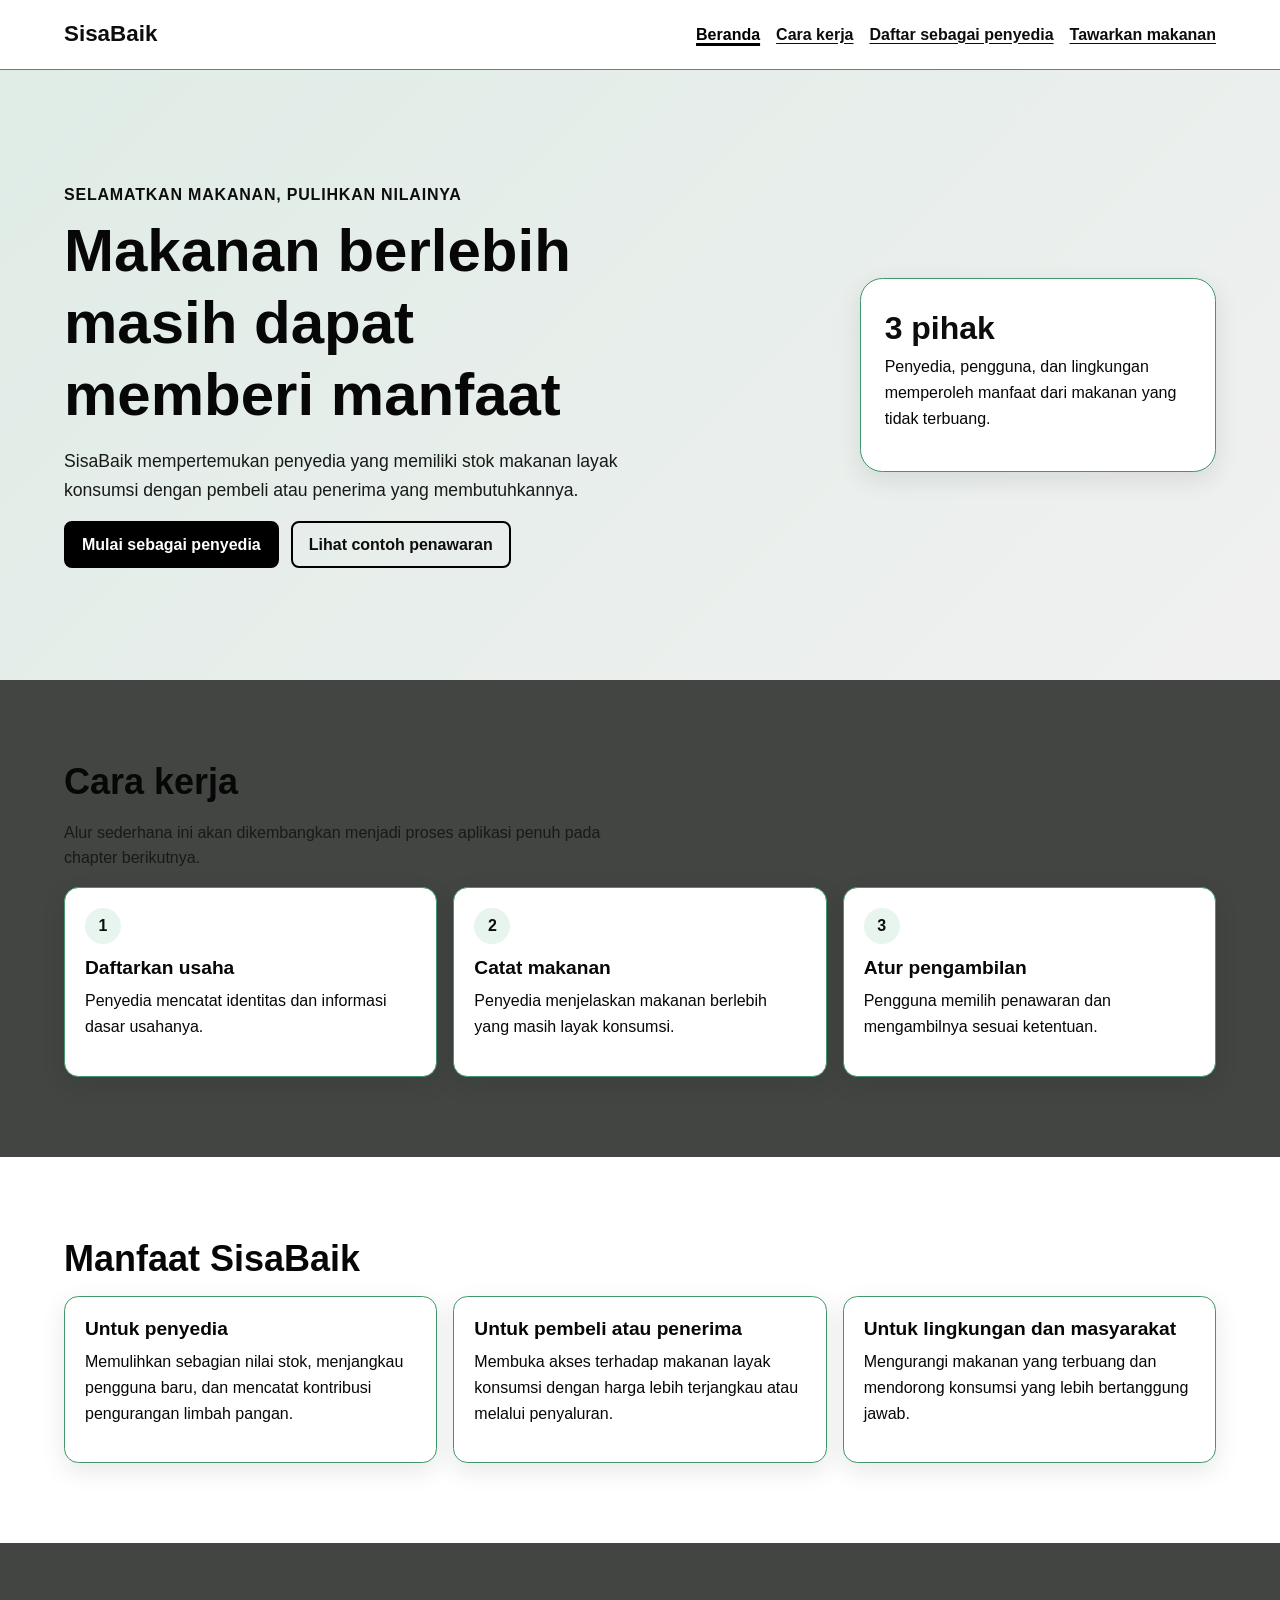
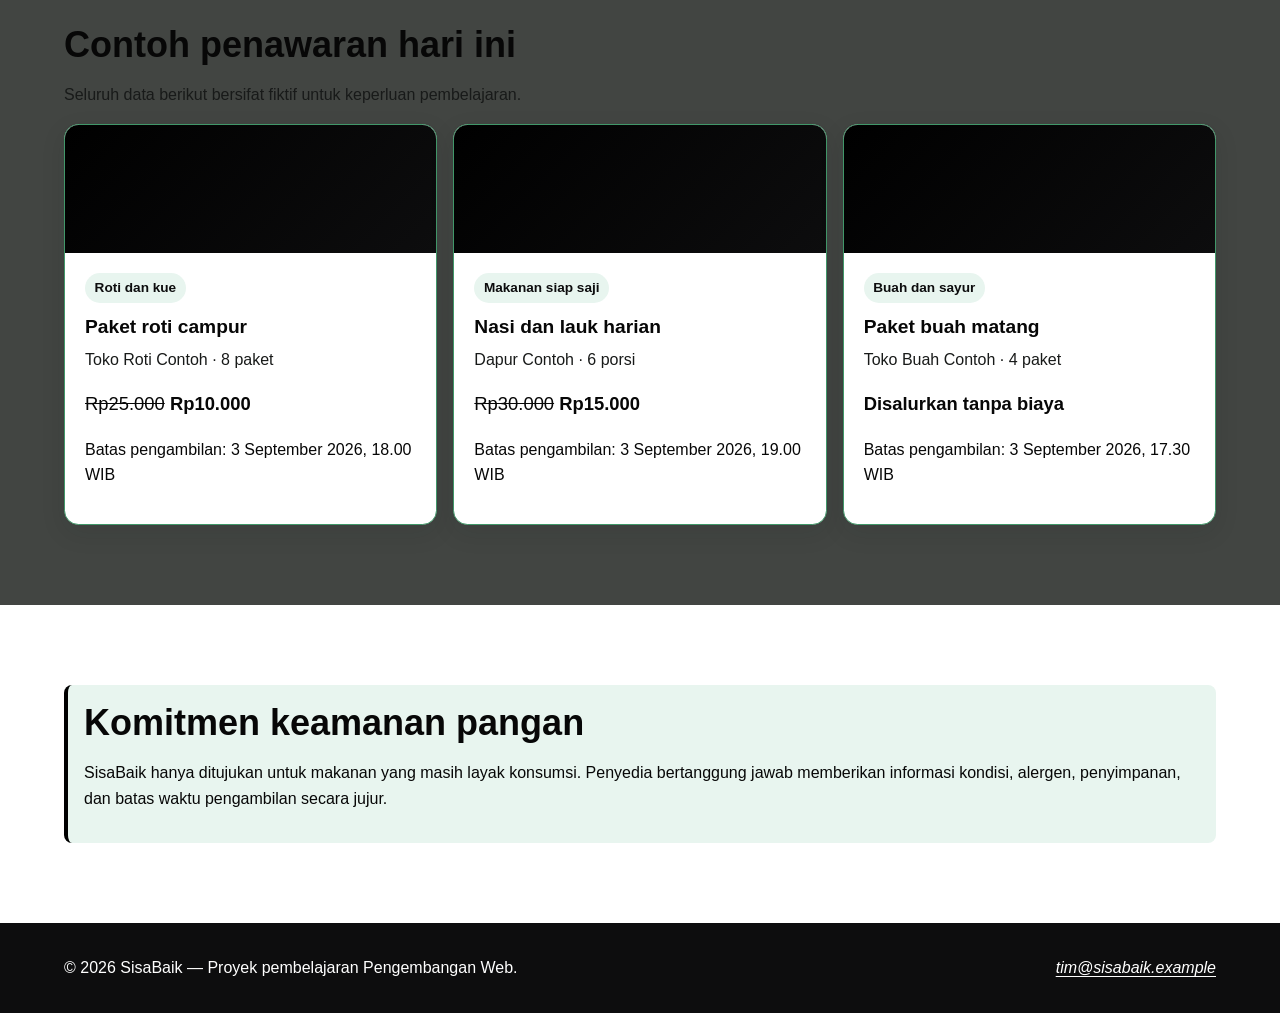
<file: index.html>
<!doctype html>
<html lang="id">
 <head>
 <meta charset="utf-8">
 <meta name="viewport" content="width=device-width, initial-scale=1">
 <meta name="description" content="SisaBaik membantu penyedia menawarkan makanan berlebih agar tetap bernilai,
terjangkau, dan tidak terbuang.">
 <title>Beranda | SisaBaik</title>
 <link rel="stylesheet" href="styles.css">
 </head>
 <body>
 <a class="skip-link" href="#konten-utama">Lewati ke konten utama</a>
 <header class="site-header">
 <div class="container header-layout">
 <p class="brand">SisaBaik</p>
 <nav aria-label="Navigasi utama">
 <ul class="nav-list">
 <li><a href="index.html" aria-current="page">Beranda</a></li>
 <li><a href="#cara-kerja">Cara kerja</a></li>
 <li><a href="daftar-penyedia.html">Daftar sebagai penyedia</a></li>
 <li><a href="tawarkan-makanan.html">Tawarkan makanan</a></li>
 </ul>
 </nav>
 </div>
 </header>
 <main id="konten-utama" tabindex="-1">
 <section class="hero" aria-labelledby="judul-utama">
 <div class="container hero-layout">
 <div>
 <p class="eyebrow">Selamatkan makanan, pulihkan nilainya</p>
 <h1 id="judul-utama">Makanan berlebih masih dapat memberi manfaat</h1>
 <p class="lead">SisaBaik mempertemukan penyedia yang memiliki stok makanan layak konsumsi dengan pembeli
atau penerima yang membutuhkannya.</p>
 <div class="button-group">
 <a class="button" href="daftar-penyedia.html">Mulai sebagai penyedia</a>
 <a class="button button-secondary" href="#penawaran-contoh">Lihat contoh penawaran</a>
 </div>
 </div>
 <aside class="hero-panel" aria-label="Ringkasan manfaat SisaBaik">
 <strong>3 pihak</strong>
 <p>Penyedia, pengguna, dan lingkungan memperoleh manfaat dari makanan yang tidak terbuang.</p>
 </aside>
 </div>
 </section>
 <section class="section" id="cara-kerja" aria-labelledby="judul-cara-kerja">
 <div class="container">
 <h2 id="judul-cara-kerja">Cara kerja</h2>
 <p class="section-intro">Alur sederhana ini akan dikembangkan menjadi proses aplikasi penuh pada chapter
berikutnya.</p>
 <div class="steps-grid">
 <article class="card">
 <span class="step-number" aria-hidden="true">1</span>
 <h3>Daftarkan usaha</h3>
 <p>Penyedia mencatat identitas dan informasi dasar usahanya.</p>
 </article>
 <article class="card">
 <span class="step-number" aria-hidden="true">2</span>
 <h3>Catat makanan</h3>
 <p>Penyedia menjelaskan makanan berlebih yang masih layak konsumsi.</p>
 </article>
 <article class="card">
 <span class="step-number" aria-hidden="true">3</span>
 <h3>Atur pengambilan</h3>
 <p>Pengguna memilih penawaran dan mengambilnya sesuai ketentuan.</p>
 </article>
 </div>
 </div>
 </section>
 <section class="section section-alt" aria-labelledby="judul-manfaat">
 <div class="container">
 <h2 id="judul-manfaat">Manfaat SisaBaik</h2>
 <div class="benefit-grid">
 <article class="card">
 <h3>Untuk penyedia</h3>
 <p>Memulihkan sebagian nilai stok, menjangkau pengguna baru, dan mencatat kontribusi pengurangan limbah
pangan.</p>
 </article>
 <article class="card">
 <h3>Untuk pembeli atau penerima</h3>
 <p>Membuka akses terhadap makanan layak konsumsi dengan harga lebih terjangkau atau melalui
penyaluran.</p>
 </article>
 <article class="card">
 <h3>Untuk lingkungan dan masyarakat</h3>
 <p>Mengurangi makanan yang terbuang dan mendorong konsumsi yang lebih bertanggung jawab.</p>
 </article>
 </div>
 </div>
 </section>
 <section class="section" id="penawaran-contoh" aria-labelledby="judul-penawaran">
 <div class="container">
 <h2 id="judul-penawaran">Contoh penawaran hari ini</h2>
 <p class="section-intro">Seluruh data berikut bersifat fiktif untuk keperluan pembelajaran.</p>
 <div class="offer-grid">
 <article class="offer-card">
 <div class="offer-card__visual" aria-hidden="true"></div>
 <div class="offer-card__content">
 <span class="badge">Roti dan kue</span>
 <h3>Paket roti campur</h3>
 <p class="offer-card__meta">Toko Roti Contoh · <data value="8">8 paket</data></p>
 <p class="offer-card__price"><del>Rp25.000</del> <strong>Rp10.000</strong></p>
 <p>Batas pengambilan: <time datetime="2026-09-03T18:00:00+07:00">3 September 2026, 18.00
WIB</time></p>
 </div>
 </article>
 <article class="offer-card">
 <div class="offer-card__visual" aria-hidden="true"></div>
 <div class="offer-card__content">
 <span class="badge">Makanan siap saji</span>
 <h3>Nasi dan lauk harian</h3>
 <p class="offer-card__meta">Dapur Contoh · <data value="6">6 porsi</data></p>
 <p class="offer-card__price"><del>Rp30.000</del> <strong>Rp15.000</strong></p>
 <p>Batas pengambilan: <time datetime="2026-09-03T19:00:00+07:00">3 September 2026, 19.00
WIB</time></p>
 </div>
 </article>
 <article class="offer-card">
 <div class="offer-card__visual" aria-hidden="true"></div>
 <div class="offer-card__content">
 <span class="badge">Buah dan sayur</span>
 <h3>Paket buah matang</h3>
 <p class="offer-card__meta">Toko Buah Contoh · <data value="4">4 paket</data></p>
 <p class="offer-card__price"><strong>Disalurkan tanpa biaya</strong></p>
 <p>Batas pengambilan: <time datetime="2026-09-03T17:30:00+07:00">3 September 2026, 17.30
WIB</time></p>
 </div>
 </article>
 </div>
 </div>
 </section>
 <section class="section section-alt" aria-labelledby="judul-keamanan">
 <div class="container">
 <div class="notice">
 <h2 id="judul-keamanan">Komitmen keamanan pangan</h2>
 <p>SisaBaik hanya ditujukan untuk makanan yang masih layak konsumsi. Penyedia bertanggung jawab memberikan
informasi kondisi, alergen, penyimpanan, dan batas waktu pengambilan secara jujur.</p>
 </div>
 </div>
 </section>
 </main>
 <footer class="site-footer">
 <div class="container footer-layout">
 <p>&copy; 2026 SisaBaik — Proyek pembelajaran Pengembangan Web.</p>
 <address><a href="mailto:tim@sisabaik.example">tim@sisabaik.example</a></address>
 </div>
 </footer>
  </body>
</html>
</file>
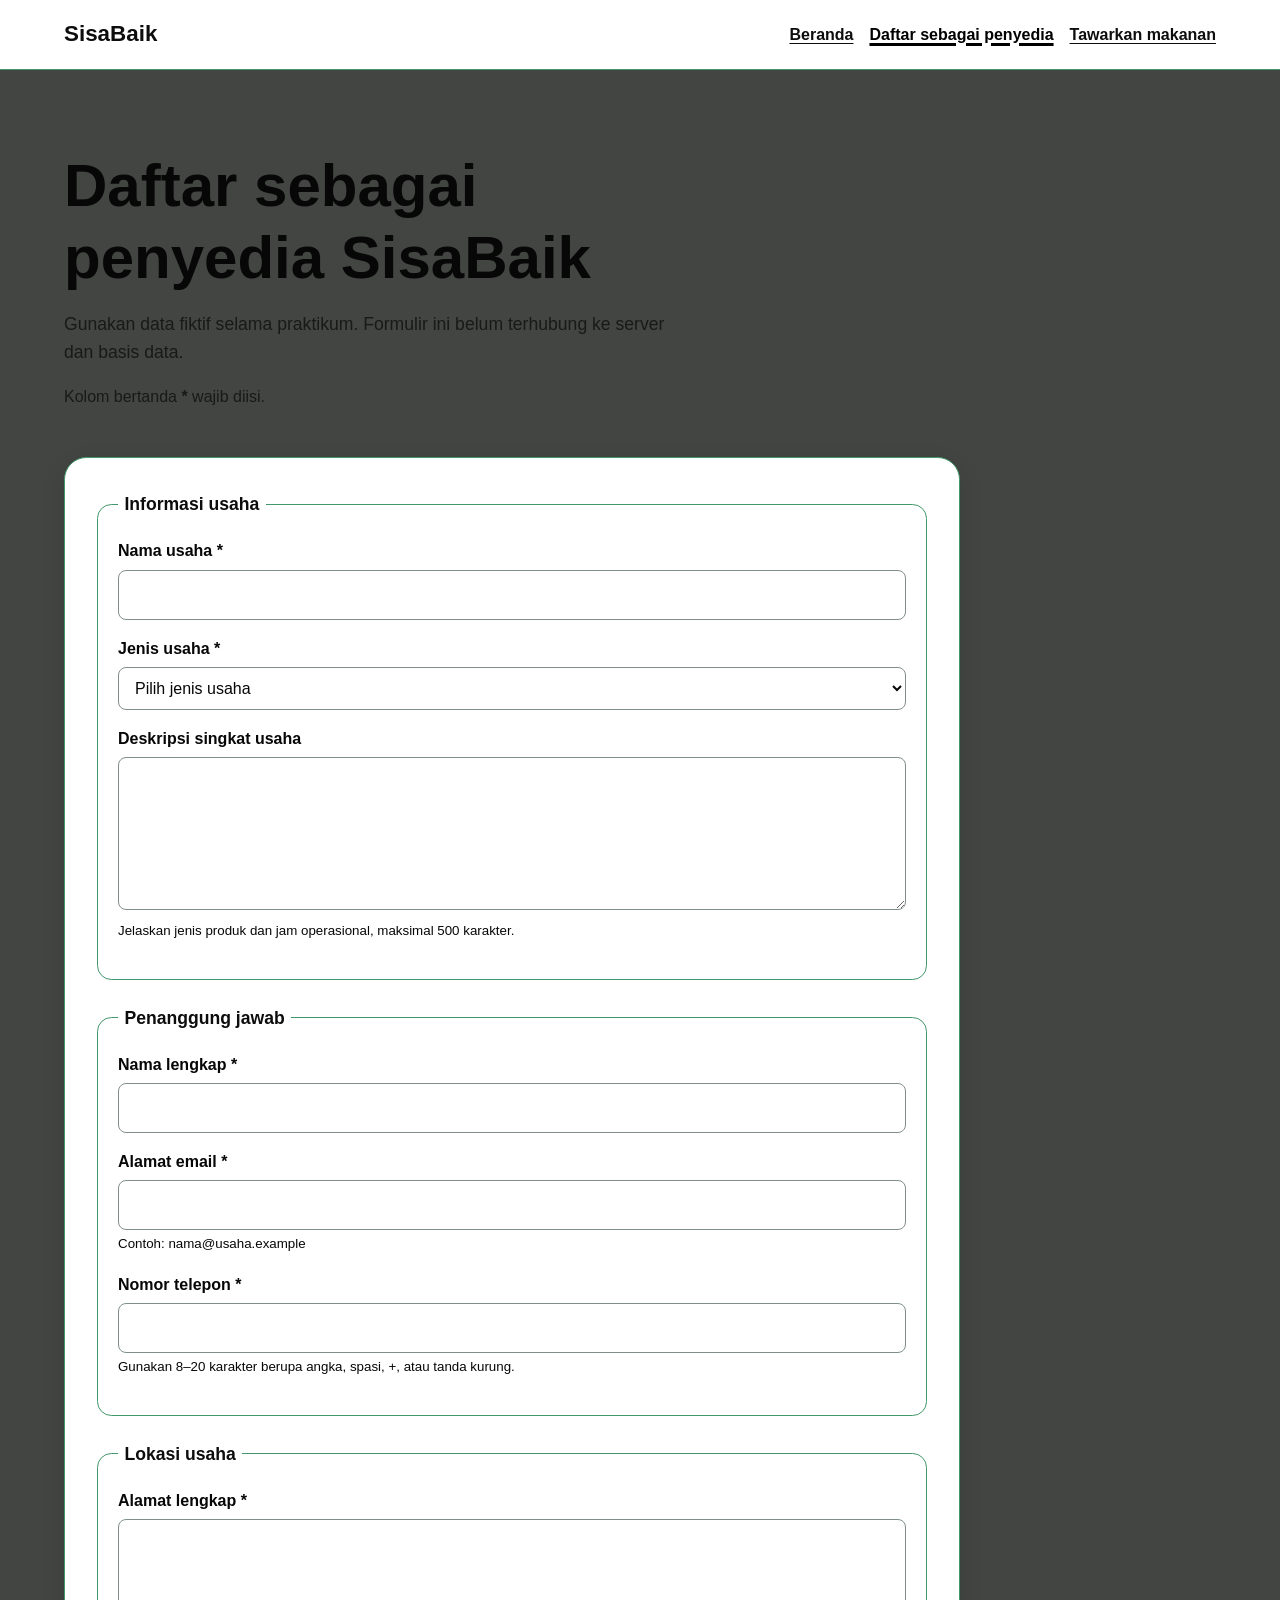
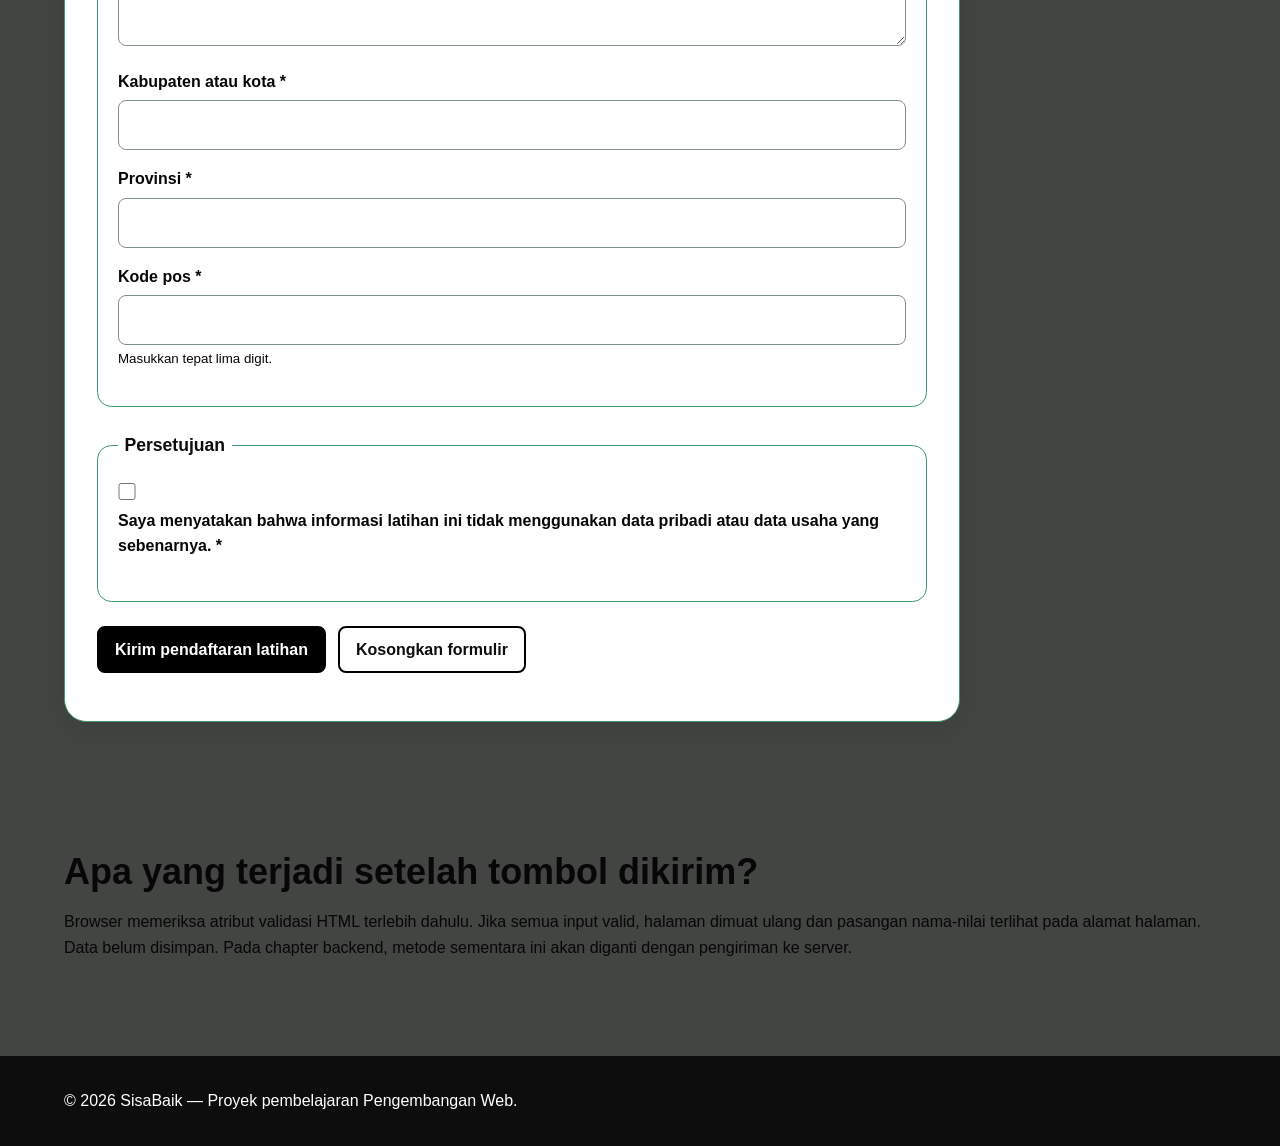
<file: daftar-penyedia.html>
<!doctype html>
<html lang="id">
 <head>
   <script src="app.js" defer></script>
 <meta charset="utf-8">
 <meta name="viewport" content="width=device-width, initial-scale=1">
 <meta
 name="description"
 content="Formulir prototipe untuk mendaftarkan usaha sebagai penyedia makanan di SisaBaik."
 >
 <title>Daftar Penyedia | SisaBaik</title>
 <link rel="stylesheet" href="styles.css">
 <form id="form-penawaran" action="tawarkan-makanan.html" method="get" aria-describedby="petunjuk-wajib"></form>
 </head>
 <body>
 <a class="skip-link" href="#konten-utama">Lewati ke konten utama</a>
 <header class="site-header">
 <div class="container header-layout">
 <p class="brand">SisaBaik</p>
 <nav aria-label="Navigasi utama">
 <ul class="nav-list">
 <li><a href="index.html">Beranda</a></li>
 <li>
 <a href="daftar-penyedia.html" aria-current="page">
 Daftar sebagai penyedia
 </a>
 </li>
 <li><a href="tawarkan-makanan.html">Tawarkan makanan</a></li>
 </ul>
 </nav>
 </div>
 </header>
 <main class="container" id="konten-utama" tabindex="-1">
 <div class="page-heading">
 <h1>Daftar sebagai penyedia SisaBaik</h1>
 <p class="lead">
    Gunakan data fiktif selama praktikum. Formulir ini belum terhubung ke
 server dan basis data.
 </p>
 <p class="required-note" id="petunjuk-wajib">Kolom bertanda <strong>*</strong> wajib diisi.</p>
 </div>
 <form
 class="form-card"
 action="daftar-penyedia.html"
 method="get"
 aria-describedby="petunjuk-wajib"
 >
 <fieldset class="form-section">
 <legend>Informasi usaha</legend>
 <p>
 <label for="nama-usaha">Nama usaha *</label><br>
 <input
 type="text"
 id="nama-usaha"
 name="nama_usaha"
 autocomplete="organization"
 minlength="3"
 maxlength="100"
 required
 >
 </p>
 <p>
 <label for="jenis-usaha">Jenis usaha *</label><br>
 <select id="jenis-usaha" name="jenis_usaha" required>
 <option value="">Pilih jenis usaha</option>
 <option value="restoran">Restoran</option>
 <option value="toko-roti">Toko roti</option>
 <option value="katering">Katering</option>
 <option value="ritel">Toko ritel<
    <option value="hotel">Hotel atau penginapan</option>
 <option value="lainnya">Lainnya</option>
 </select>
 </p>
 <p>
 <label for="deskripsi-usaha">Deskripsi singkat usaha</label><br>
 <textarea
 id="deskripsi-usaha"
 name="deskripsi_usaha"
 rows="5"
 maxlength="500"
 aria-describedby="bantuan-deskripsi"
 ></textarea><br>
 <small id="bantuan-deskripsi">
 Jelaskan jenis produk dan jam operasional, maksimal 500 karakter.
 </small>
 </p>
 </fieldset>
 <fieldset class="form-section">
 <legend>Penanggung jawab</legend>
 <p>
 <label for="nama-penanggung-jawab">Nama lengkap *</label><br>
 <input
 type="text"
 id="nama-penanggung-jawab"
 name="nama_penanggung_jawab"
 autocomplete="name"
 minlength="3"
 maxlength="100"
 required
 >
 </p>
 <p>
 <label for="email">Alamat email *</label><br>
 <input
 type="email"
 id="email"
 name="email"
 autocomplete="email"
 maxlength="254"
 aria-describedby="bantuan-email"
 required
 ><br>
 <small id="bantuan-email">Contoh: nama@usaha.example</small>
 </p>
 <p>
 <label for="telepon">Nomor telepon *</label><br>
 <input
 type="tel"
 id="telepon"
 name="telepon"
 autocomplete="tel"
 inputmode="tel"
 pattern="[0-9+() ]{8,20}"
 aria-describedby="bantuan-telepon"
 required
 ><br>
 <small id="bantuan-telepon">
 Gunakan 8–20 karakter berupa angka, spasi, +, atau tanda kurung.
 </small>
 </p>
 </fieldset>
 <fieldset class="form-section">
 <legend>Lokasi usaha</legend>
 <p>
    <label for="alamat">Alamat lengkap *</label><br>
 <textarea
 id="alamat"
 name="alamat"
 rows="4"
 autocomplete="street-address"
 minlength="10"
 maxlength="250"
 required
 ></textarea>
 </p>
 <p>
 <label for="kota">Kabupaten atau kota *</label><br>
 <input
 type="text"
 id="kota"
 name="kota"
 autocomplete="address-level2"
 maxlength="100"
 required
 >
 </p>
 <p>
 <label for="provinsi">Provinsi *</label><br>
 <input
 type="text"
 id="provinsi"
 name="provinsi"
 autocomplete="address-level1"
 maxlength="100"
 required
 >
 </p>
 <p>
 <label for="kode-pos">Kode pos *</label><br>
 <input
 type="text"
 id="kode-pos"
 name="kode_pos"
 autocomplete="postal-code"
 inputmode="numeric"
 pattern="[0-9]{5}"
 aria-describedby="bantuan-kode-pos"
 required
 ><br>
 <small id="bantuan-kode-pos">Masukkan tepat lima digit.</small>
 </p>
 </fieldset>
 <fieldset class="form-section">
 <legend>Persetujuan</legend>
 <p>
 <input
 type="checkbox"
 id="persetujuan"
 name="persetujuan"
 value="setuju"
 required
 >
 <label for="persetujuan">
 Saya menyatakan bahwa informasi latihan ini tidak menggunakan
 data pribadi atau data usaha yang sebenarnya. *
 </label>
 </p>
 </fieldset>
 <p class="form-actions">
 <button class="button" type="submit">Kirim pendaftaran latihan</button>
 <button class="button button-secondary" type="reset">Kosongkan formulir</button>
 </p>
 </form>
 <section class="section" aria-labelledby="catatan-prototipe">
 <h2 id="catatan-prototipe">Apa yang terjadi setelah tombol dikirim?</h2>
 <p>
 Browser memeriksa atribut validasi HTML terlebih dahulu. Jika semua
 input valid, halaman dimuat ulang dan pasangan nama-nilai terlihat
 pada alamat halaman. Data belum disimpan. Pada chapter backend,
 metode sementara ini akan diganti dengan pengiriman ke server.
 </p>
 </section>
 </main>
 <footer class="site-footer">
 <div class="container footer-layout">
 <p>&copy; 2026 SisaBaik — Proyek pembelajaran Pengembangan Web.</p>
 </div>
 </footer>
 </body>
</html>
</file>
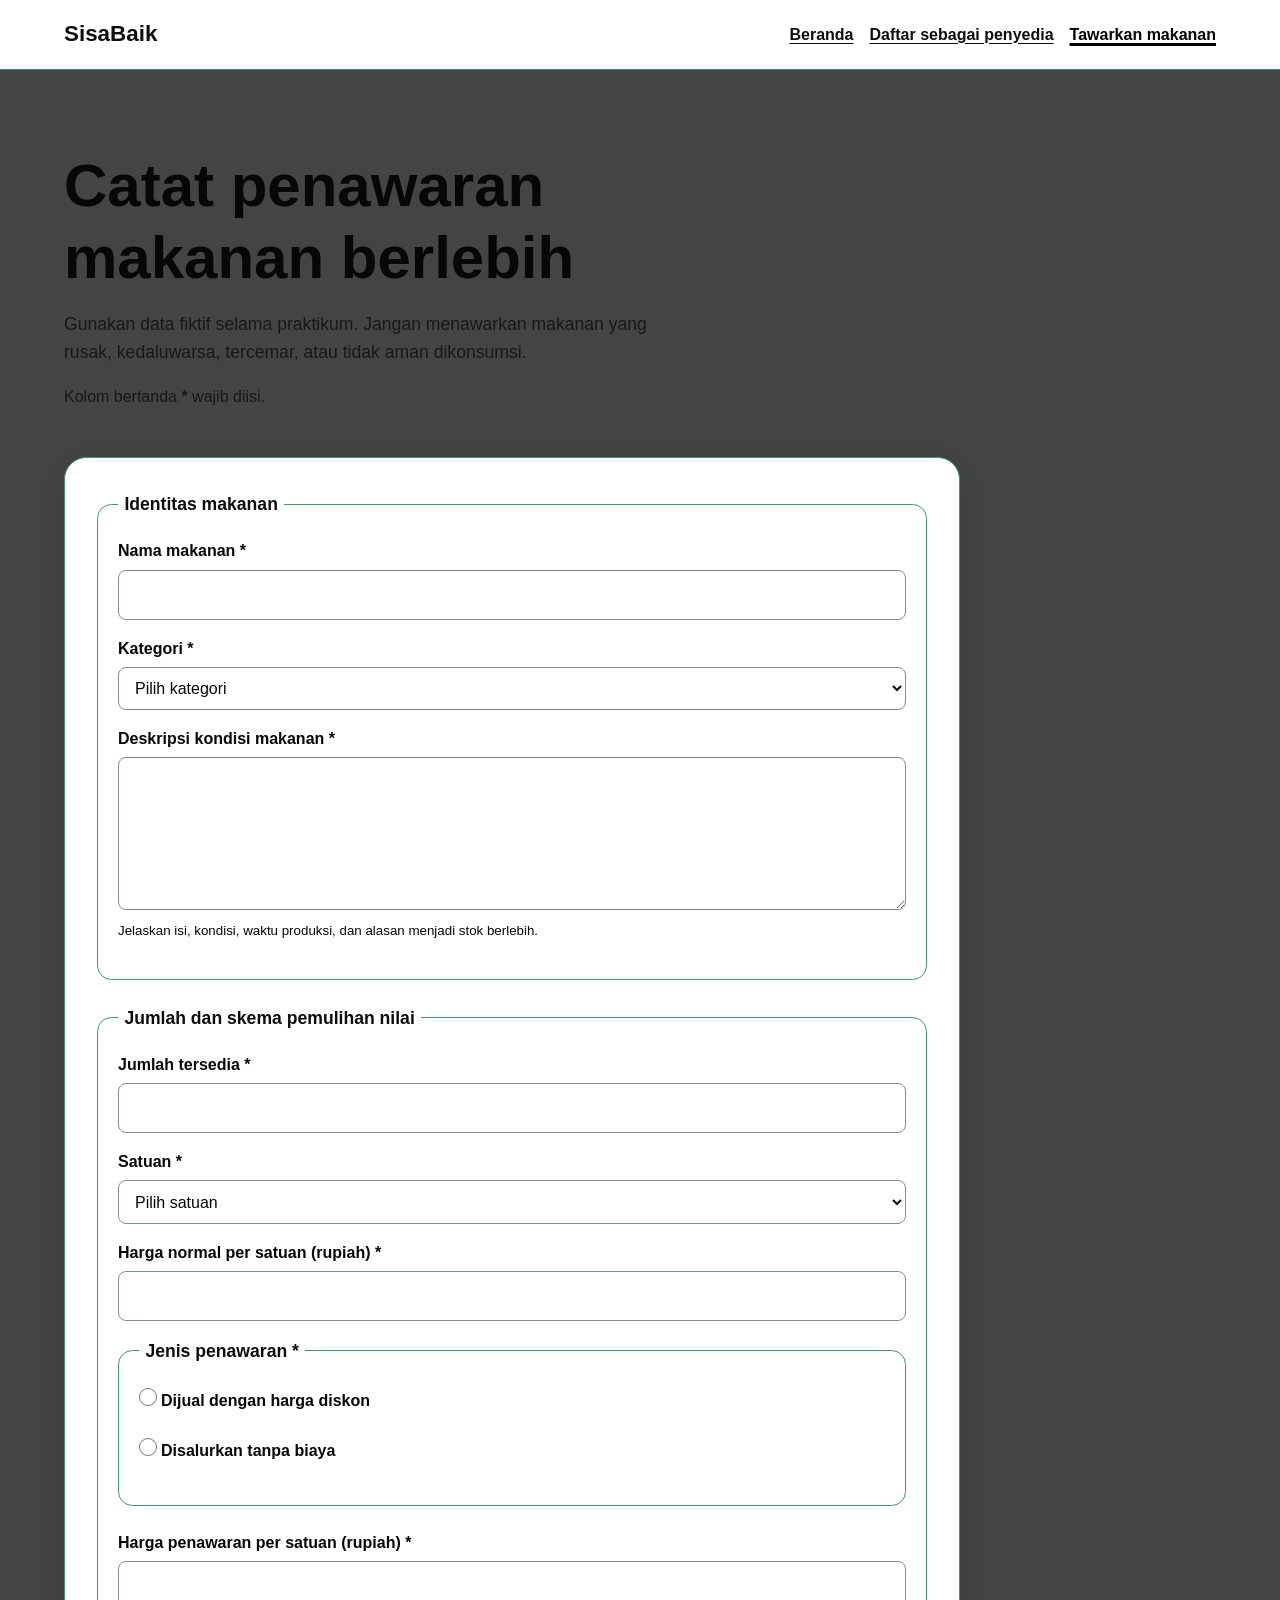
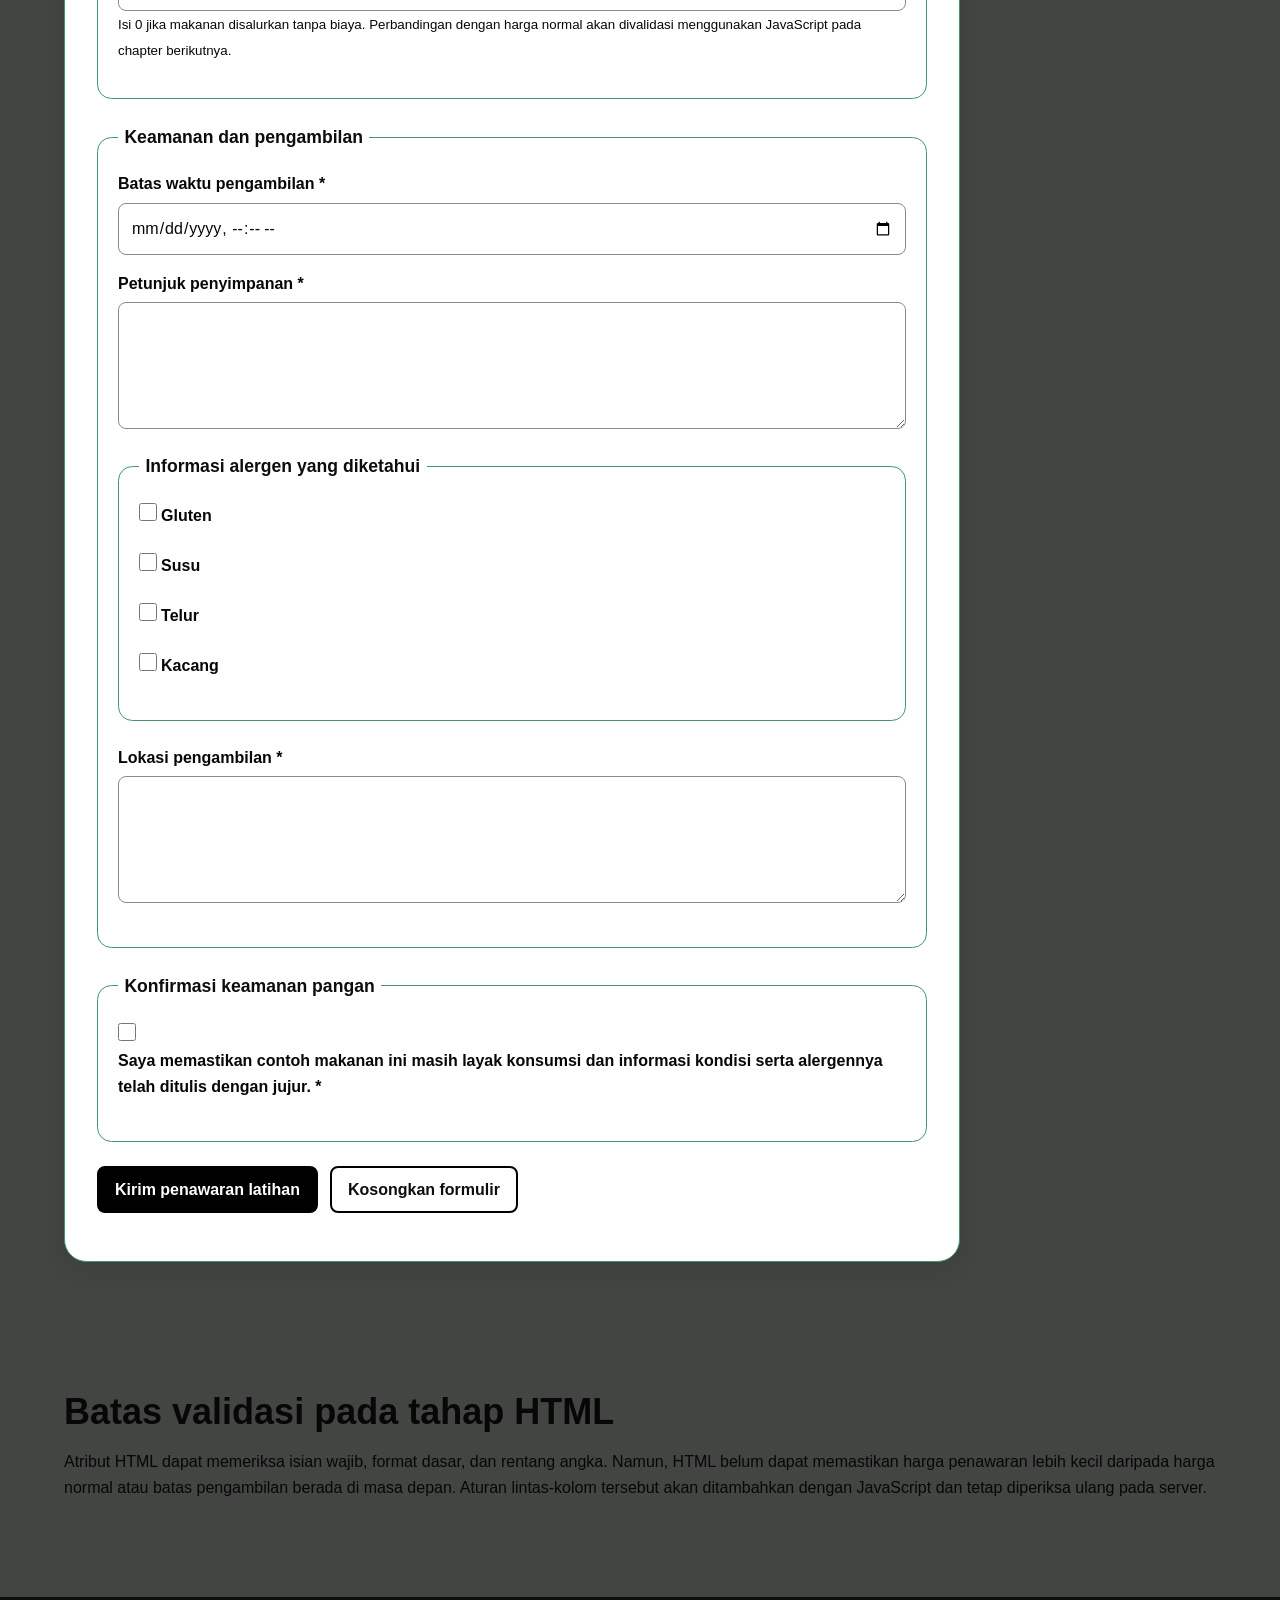
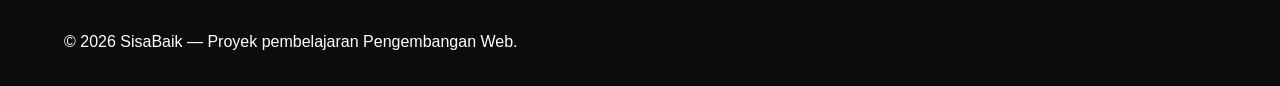
<file: tawarkan-makanan.html>
<!doctype html>
<html lang="id">
 <head>
<script src="app.js" defer></script>
 <meta charset="utf-8">
 <meta name="viewport" content="width=device-width, initial-scale=1">
 <meta
 name="description"
 content="Formulir prototipe untuk mencatat makanan berlebih yang akan ditawarkan melalui SisaBaik."
 >
 <title>Tawarkan Makanan | SisaBaik</title>
 <link rel="stylesheet" href="styles.css">
 </head>
 <body>
 <a class="skip-link" href="#konten-utama">Lewati ke konten utama</a>
 <header class="site-header">
 <div class="container header-layout">
 <p class="brand">SisaBaik</p>
 <nav aria-label="Navigasi utama">
 <ul class="nav-list">
 <li><a href="index.html">Beranda</a></li>
 <li><a href="daftar-penyedia.html">Daftar sebagai penyedia</a></li>
 <li>
 <a href="tawarkan-makanan.html" aria-current="page">
 Tawarkan makanan
 </a>
 </li>
 </ul>
 </nav>
 </div>
 </header>
 <main class="container" id="konten-utama" tabindex="-1">
 <div class="page-heading">
 <h1>Catat penawaran makanan berlebih</h1>
 <p class="lead">
    Gunakan data fiktif selama praktikum. Jangan menawarkan makanan yang
 rusak, kedaluwarsa, tercemar, atau tidak aman dikonsumsi.
 </p>
 <p class="required-note" id="petunjuk-wajib">Kolom bertanda <strong>*</strong> wajib diisi.</p>
 </div>
 <form
 class="form-card"
 action="tawarkan-makanan.html"
 method="get"
 aria-describedby="petunjuk-wajib"
 >
 <fieldset class="form-section">
 <legend>Identitas makanan</legend>
 <p>
 <label for="nama-makanan">Nama makanan *</label><br>
 <input
 type="text"
 id="nama-makanan"
 name="nama_makanan"
 minlength="3"
 maxlength="120"
 required
 >
 </p>
 <p>
 <label for="kategori">Kategori *</label><br>
 <select id="kategori" name="kategori" required>
 <option value="">Pilih kategori</option>
 <option value="makanan-siap-saji">Makanan siap saji</option>
 <option value="roti-kue">Roti atau kue</option>
 <option value="buah-sayur">Buah atau sayur</option>
 <option value="minuman">Minuman</option>
 <option value="bahan-pangan">Bahan pangan</option>
 <option value="lainnya">Lainnya</option>
 </select>
 </p>
 <p>
 <label for="deskripsi-makanan">Deskripsi kondisi makanan *</label><br>
 <textarea
 id="deskripsi-makanan"
 name="deskripsi_makanan"
 rows="5"
 minlength="20"
 maxlength="600"
 aria-describedby="bantuan-deskripsi-makanan"
 required
 ></textarea><br>
 <small id="bantuan-deskripsi-makanan">
 Jelaskan isi, kondisi, waktu produksi, dan alasan menjadi stok berlebih.
 </small>
 </p>
 </fieldset>
 <fieldset class="form-section">
 <legend>Jumlah dan skema pemulihan nilai</legend>
 <p>
 <label for="jumlah">Jumlah tersedia *</label><br>
 <input
 type="number"
 id="jumlah"
 name="jumlah"
 min="1"
 max="1000"
 step="1"
 required
 >
 </p>
 <p>
 <label for="satuan">Satuan *</label><br>
 <select id="satuan" name="satuan" required>
 <option value="">Pilih satuan</option>
 <option value="porsi">Porsi</option>
 <option value="paket">Paket</option>
 <option value="buah">Buah</option>
 <option value="kilogram">Kilogram</option>
 <option value="liter">Liter</option>
 </select>
 </p>
 <p>
 <label for="harga-normal">Harga normal per satuan (rupiah) *</label><br>
 <input
 type="number"
 id="harga-normal"
 name="harga_normal"
 min="0"
 max="10000000"
 step="500"
 required
 >
 </p>
 <fieldset class="form-section">
 <legend>Jenis penawaran *</legend>
 <p>
 <input
 type="radio"
 id="jenis-diskon"
 name="jenis_penawaran"
 value="diskon"
 required
 >
 <label for="jenis-diskon">Dijual dengan harga diskon</label>
 </p>
 <p>
 <input
 type="radio"
 id="jenis-donasi"
 name="jenis_penawaran"
 value="donasi"
 >
 <label for="jenis-donasi">Disalurkan tanpa biaya</label>
 </p>
 </fieldset>
 <p>
 <label for="harga-pemulihan">Harga penawaran per satuan (rupiah) *</label><br>
 <input
 type="number"
 id="harga-pemulihan"
 name="harga_penawaran"
 min="0"
 max="10000000"
 step="500"
 aria-describedby="bantuan-harga"
 required
 ><br>
 <small id="bantuan-harga">
 Isi 0 jika makanan disalurkan tanpa biaya. Perbandingan dengan
 harga normal akan divalidasi menggunakan JavaScript pada chapter berikutnya.
 </small>
 </p>
 </fieldset>
 <fieldset class="form-section">
 <legend>Keamanan dan pengambilan</legend>
 <p>
    <label for="batas-pengambilan">Batas waktu pengambilan *</label><br>
 <input
 type="datetime-local"
 id="batas-pengambilan"
 name="batas_pengambilan"
 required
 >
 </p>
 <p>
 <label for="petunjuk-penyimpanan">Petunjuk penyimpanan *</label><br>
 <textarea
 id="petunjuk-penyimpanan"
 name="petunjuk_penyimpanan"
 rows="4"
 minlength="10"
 maxlength="300"
 required
 ></textarea>
 </p>
 <fieldset class="form-section">
 <legend>Informasi alergen yang diketahui</legend>
 <p>
 <input type="checkbox" id="alergen-gluten" name="alergen" value="gluten">
 <label for="alergen-gluten">Gluten</label>
 </p>
 <p>
 <input type="checkbox" id="alergen-susu" name="alergen" value="susu">
 <label for="alergen-susu">Susu</label>
 </p>
 <p>
 <input type="checkbox" id="alergen-telur" name="alergen" value="telur">
 <label for="alergen-telur">Telur</label>
 </p>
 <p>
    <input type="checkbox" id="alergen-kacang" name="alergen" value="kacang">
 <label for="alergen-kacang">Kacang</label>
 </p>
 </fieldset>
 <p>
 <label for="lokasi-pengambilan">Lokasi pengambilan *</label><br>
 <textarea
 id="lokasi-pengambilan"
 name="lokasi_pengambilan"
 rows="4"
 autocomplete="street-address"
 minlength="10"
 maxlength="250"
 required
 ></textarea>
 </p>
 </fieldset>
 <fieldset class="form-section">
 <legend>Konfirmasi keamanan pangan</legend>
 <p>
 <input
 type="checkbox"
 id="konfirmasi-keamanan"
 name="konfirmasi_keamanan"
 value="terkonfirmasi"
 required
 >
 <label for="konfirmasi-keamanan">
 Saya memastikan contoh makanan ini masih layak konsumsi dan
 informasi kondisi serta alergennya telah ditulis dengan jujur. *
 </label>
 </p>
 </fieldset>
 <p class="form-actions">
 <button class="button" type="submit">Kirim penawaran latihan</button>
 <button class="button button-secondary" type="reset">Kosongkan formulir</button>
 </p>
 </form>
 <section class="section" aria-labelledby="batas-validasi-html">
 <h2 id="batas-validasi-html">Batas validasi pada tahap HTML</h2>
 <p>
 Atribut HTML dapat memeriksa isian wajib, format dasar, dan rentang
 angka. Namun, HTML belum dapat memastikan harga penawaran lebih kecil
 daripada harga normal atau batas pengambilan berada di masa depan.
 Aturan lintas-kolom tersebut akan ditambahkan dengan JavaScript dan
 tetap diperiksa ulang pada server.
 </p>
 </section>
 </main>
 <footer class="site-footer">
 <div class="container footer-layout">
 <p>&copy; 2026 SisaBaik — Proyek pembelajaran Pengembangan Web.</p>
 </div>
 </footer>
 </body>
</html>
</file>
<file: styles.css>
:root { 
  --color-primary: #000000; 
  --color-primary-dark: #0d0d0e; 
  --color-primary-soft: #e8f5ef; 
  --color-accent: #f2b84b; 
  --color-text: #070707; 
  --color-muted: #181a19; 
  --color-surface: #ffffff; 
  --color-background: #424542; 
  --color-border: #419769; 
  --color-danger: #a52a2a; 
  --shadow-card: 0 0.5rem 1.5rem rgb(23 33 27 / 10%); 
  --radius-small: 0.5rem; 
  --radius-medium: 0.9rem; 
  --radius-large: 1.4rem; 
  --content-width: 72rem; 
} 
 
*, 
*::before, 
*::after { 
  box-sizing: border-box; 
} 
 
html { 
  scroll-behavior: smooth; 
} 
 
body { 
  margin: 0; 
  background: var(--color-background); 
  color: var(--color-text); 
  font-family: Arial, Helvetica, sans-serif; 
  font-size: 1rem; 
  line-height: 1.6; 
}
h1, 
h2, 
h3, 
p { 
  margin-block-start: 0; 
} 
 
h1, 
h2, 
h3 { 
  line-height: 1.2; 
} 
 
h1 { 
  max-width: 18ch; 
  margin-block-end: 1rem; 
  font-size: clamp(2rem, 7vw, 3.75rem); 
} 
 
h2 { 
  margin-block-end: 1rem; 
  font-size: clamp(1.5rem, 4vw, 2.25rem); 
} 
 
h3 { 
  margin-block-end: 0.6rem; 
  font-size: 1.2rem; 
} 
 
a { 
  color: var(--color-primary-dark); 
  text-underline-offset: 0.2em; 
} 
 
a:hover {
     text-decoration-thickness: 0.18em; 
} 
 
:focus-visible { 
  outline: 0.2rem solid var(--color-accent); 
  outline-offset: 0.2rem; 
} 
 
.skip-link { 
  position: absolute; 
  inset-block-start: 0.5rem; 
  inset-inline-start: 0.5rem; 
  z-index: 100; 
  padding: 0.7rem 1rem; 
  border-radius: var(--radius-small); 
  background: var(--color-text); 
  color: var(--color-surface); 
  transform: translateY(-180%); 
} 
 
.skip-link:focus { 
  transform: translateY(0); 
} 
 
.container { 
  width: min(100% - 2rem, var(--content-width)); 
  margin-inline: auto; 
} 
 
.site-header { 
  background: var(--color-surface); 
  border-block-end: 0.0625rem solid var(--color-border); 
} 
 
.header-layout { 
  display: flex;
    flex-direction: column; 
  gap: 0.75rem; 
  padding-block: 1rem; 
} 
 
.brand { 
  margin: 0; 
  color: var(--color-primary-dark); 
  font-size: 1.4rem; 
  font-weight: 700; 
} 
 
.nav-list { 
  display: flex; 
  flex-wrap: wrap; 
  gap: 0.5rem 1rem; 
  margin: 0; 
  padding: 0; 
  list-style: none; 
} 
 
.nav-list a { 
  display: inline-block; 
  padding-block: 0.35rem; 
  font-weight: 700; 
} 
 
.nav-list a[aria-current="page"] { 
  color: var(--color-primary); 
  text-decoration-thickness: 0.2em; 
} 
 
.hero { 
  padding-block: clamp(3rem, 10vw, 7rem); 
  background: 
    linear-gradient(135deg, rgb(232 245 239 / 95%), rgb(255 255 255 / 92%));
    } 
 
.hero-layout { 
  display: grid; 
  gap: 2rem; 
  align-items: center; 
} 
 
.eyebrow { 
  margin-block-end: 0.5rem; 
  color: var(--color-primary-dark); 
  font-weight: 700; 
  letter-spacing: 0.05em; 
  text-transform: uppercase; 
} 
 
.lead { 
  max-width: 62ch; 
  color: var(--color-muted); 
  font-size: 1.1rem; 
} 
 
.hero-panel { 
  padding: 1.5rem; 
  border: 0.0625rem solid var(--color-border); 
  border-radius: var(--radius-large); 
  background: var(--color-surface); 
  box-shadow: var(--shadow-card); 
} 
 
.hero-panel strong { 
  display: block; 
  color: var(--color-primary-dark); 
  font-size: 2rem; 
} 
.button-group, 
.form-actions { 
  display: flex; 
  flex-wrap: wrap; 
  gap: 0.75rem; 
  align-items: center; 
} 
 
.button { 
  display: inline-block; 
  padding: 0.75rem 1rem; 
  border: 0.125rem solid var(--color-primary); 
  border-radius: var(--radius-small); 
  background: var(--color-primary); 
  color: var(--color-surface); 
  font: inherit; 
  font-weight: 700; 
  line-height: 1.2; 
  text-decoration: none; 
  cursor: pointer; 
} 
 
.button:hover { 
  background: var(--color-primary-dark); 
  border-color: var(--color-primary-dark); 
} 
 
.button-secondary { 
  background: transparent; 
  color: var(--color-primary-dark); 
} 
 
.section { 
  padding-block: clamp(2.5rem, 7vw, 5rem); 
}
.section-alt { 
  background: var(--color-surface); 
} 
 
.section-intro { 
  max-width: 65ch; 
  color: var(--color-muted); 
} 
 
.steps-grid, 
.benefit-grid, 
.offer-grid { 
  display: grid; 
  grid-template-columns: 1fr; 
  gap: 1rem; 
} 
 
.card { 
  padding: 1.25rem; 
  border: 0.0625rem solid var(--color-border); 
  border-radius: var(--radius-medium); 
  background: var(--color-surface); 
  box-shadow: var(--shadow-card); 
} 
 
.step-number { 
  display: inline-grid; 
  width: 2.25rem; 
  height: 2.25rem; 
  margin-block-end: 0.75rem; 
  place-items: center; 
  border-radius: 50%; 
  background: var(--color-primary-soft); 
  color: var(--color-primary-dark); 
  font-weight: 700; 
}
.offer-card { 
  display: flex; 
  flex-direction: column; 
  overflow: hidden; 
  border: 0.0625rem solid var(--color-border); 
  border-radius: var(--radius-medium); 
  background: var(--color-surface); 
  box-shadow: var(--shadow-card); 
} 
 
.offer-card__visual { 
  min-height: 8rem; 
  background: linear-gradient(135deg, var(--color-primary), var(--color-primary-dark)); 
} 
 
.offer-card__content { 
  display: flex; 
  flex: 1; 
  flex-direction: column; 
  padding: 1.25rem; 
} 
 
.offer-card__meta { 
  color: var(--color-muted); 
} 
 
.offer-card__price { 
  margin-block-start: auto; 
  font-size: 1.15rem; 
} 
 
.badge { 
  display: inline-block; 
  width: fit-content; 
  margin-block-end: 0.75rem;
    padding: 0.25rem 0.6rem; 
  border-radius: 999px; 
  background: var(--color-primary-soft); 
  color: var(--color-primary-dark); 
  font-size: 0.85rem; 
  font-weight: 700; 
} 
 
.notice { 
  padding: 1rem; 
  border-inline-start: 0.3rem solid var(--color-primary); 
  border-radius: var(--radius-small); 
  background: var(--color-primary-soft); 
} 
 
.page-heading { 
  padding-block: clamp(2.5rem, 7vw, 5rem) 2rem; 
} 
 
.form-card { 
  max-width: 56rem; 
  margin-block-end: 3rem; 
  padding: clamp(1rem, 4vw, 2rem); 
  border: 0.0625rem solid var(--color-border); 
  border-radius: var(--radius-large); 
  background: var(--color-surface); 
  box-shadow: var(--shadow-card); 
} 
 
.form-section { 
  margin: 0 0 1.5rem; 
  padding: 1.25rem; 
  border: 0.0625rem solid var(--color-border); 
  border-radius: var(--radius-medium); 
} 
.form-section legend { 
  padding-inline: 0.4rem; 
  color: var(--color-primary-dark); 
  font-size: 1.1rem; 
  font-weight: 700; 
} 
 
label { 
  display: inline-block; 
  margin-block-end: 0.35rem; 
  font-weight: 700; 
} 
 
input, 
select, 
textarea { 
  width: 100%; 
  padding: 0.7rem 0.75rem; 
  border: 0.0625rem solid #809087; 
  border-radius: var(--radius-small); 
  background: var(--color-surface); 
  color: var(--color-text); 
  font: inherit; 
} 
 
textarea { 
  resize: vertical; 
} 
 
input:focus, 
select:focus, 
textarea:focus { 
  border-color: var(--color-primary-dark); 
} 
 
input[type="checkbox"],
input[type="radio"] { 
  width: 1.1rem; 
  height: 1.1rem; 
  margin: 0.2rem 0 0; 
  accent-color: var(--color-primary); 
} 
 
.required-note { 
  color: var(--color-muted); 
} 
 
.site-footer { 
  padding-block: 2rem; 
  background: var(--color-primary-dark); 
  color: var(--color-surface); 
} 
 
.site-footer a { 
  color: var(--color-surface); 
} 
 
.footer-layout { 
  display: flex; 
  flex-direction: column; 
  gap: 0.5rem; 
} 
 
.footer-layout p, 
.footer-layout address { 
  margin: 0; 
} 
 
@media (min-width: 48rem) { 
  .header-layout { 
    flex-direction: row; 
    justify-content: space-between;
        align-items: center; 
  } 
 
  .hero-layout { 
    grid-template-columns: minmax(0, 1.5fr) minmax(15rem, 0.7fr); 
  } 
 
  .steps-grid, 
  .benefit-grid { 
    grid-template-columns: repeat(3, minmax(0, 1fr)); 
  } 
 
  .offer-grid { 
    grid-template-columns: repeat(2, minmax(0, 1fr)); 
  } 
 
  .footer-layout { 
    flex-direction: row; 
    justify-content: space-between; 
    align-items: center; 
  } 
} 
 
@media (min-width: 68rem) { 
  .offer-grid { 
    grid-template-columns: repeat(3, minmax(0, 1fr)); 
  } 
} 
 
@media (prefers-reduced-motion: reduce) { 
  html { 
    scroll-behavior: auto; 
  } 
}
.filter-panel { display:grid; gap:1rem; margin-block:1.5rem; padding: 1rem; border:0.0625rem solid var( -- color-border);
border-radius:var( -- radius-medium); background:var( -- color-surface); }
.filter-panel p { margin:0; }
status-message { min-height:1.6em; color:var( -- color-muted); }
.cart-summary { margin-block-start: 1.5rem; padding: 1rem; border-radius:var( -- radius-medium); background:var( -- color-
primary-soft); }
.error-message { color:var( -- color-danger); font-weight:700; }
@media (min-width:48rem) { .filter-panel { grid-template-columns:repeat(2,minmax(0,1fr)); }
</file>
